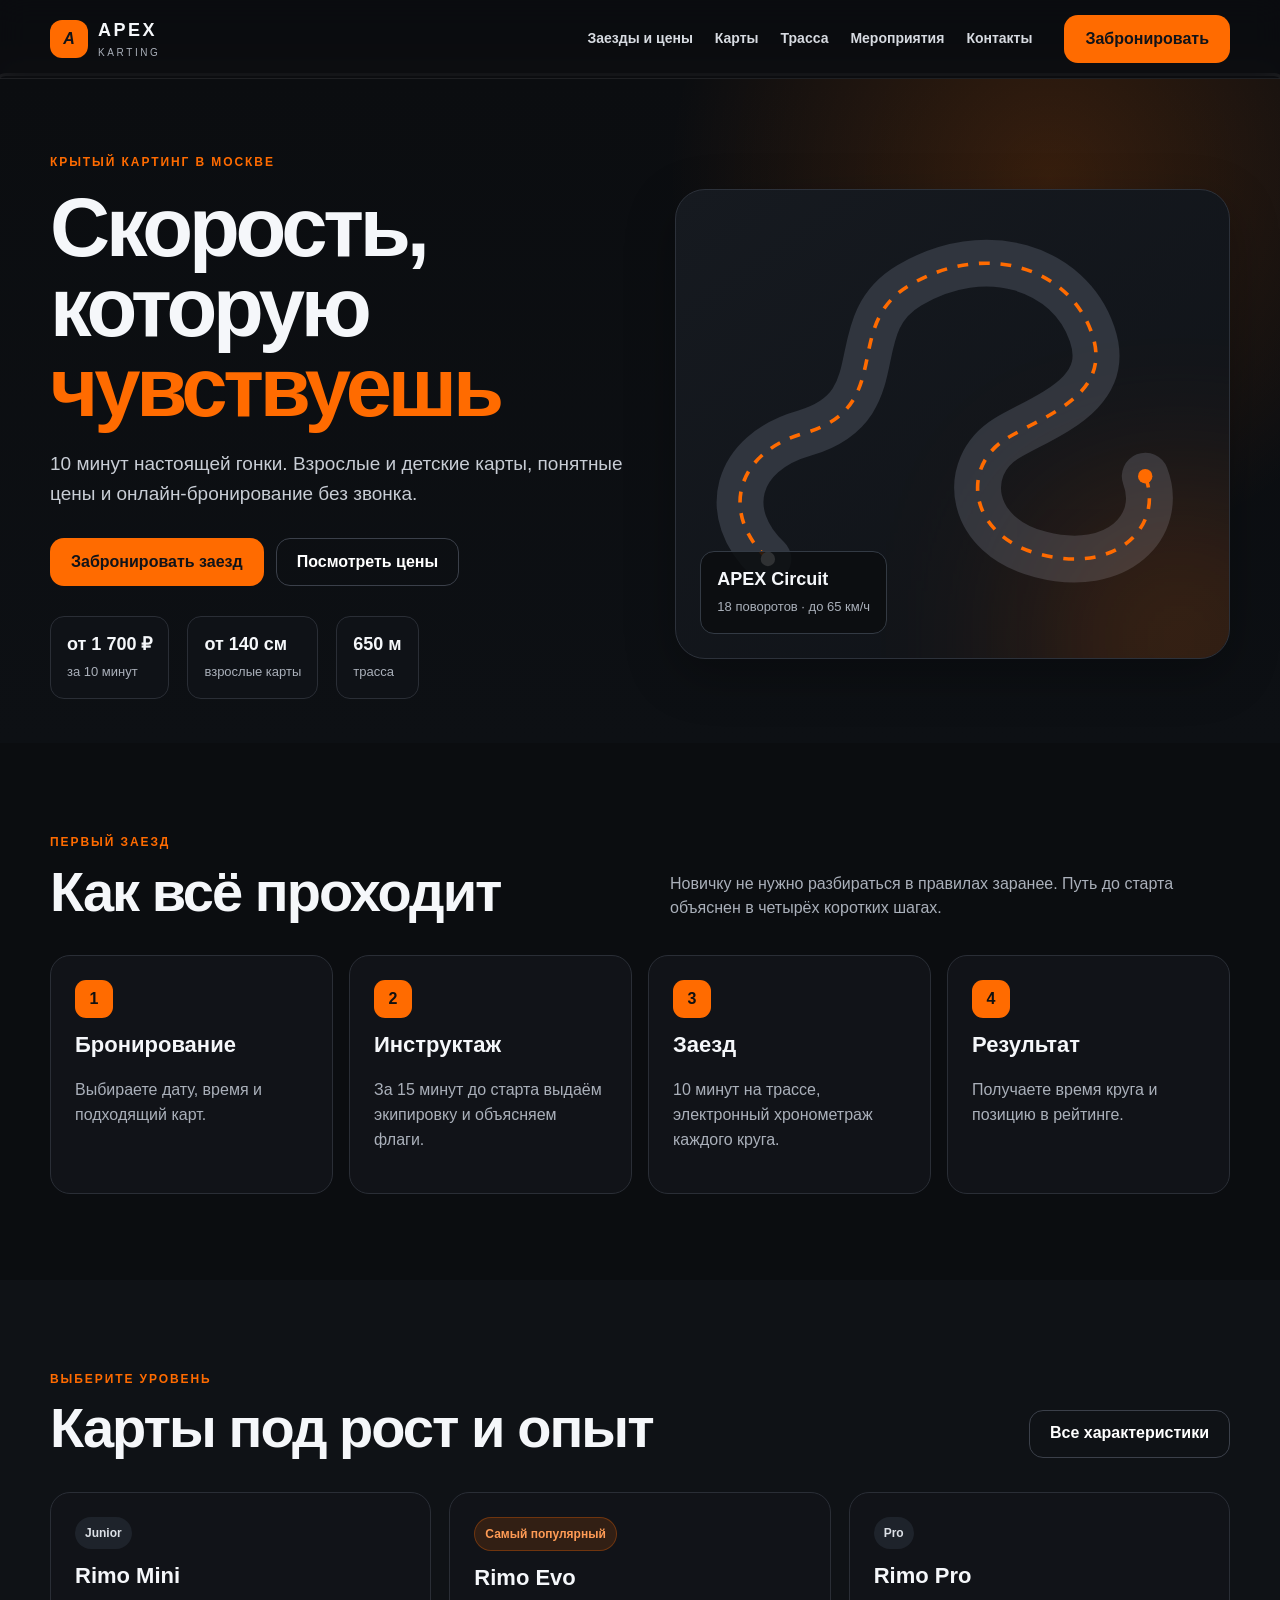
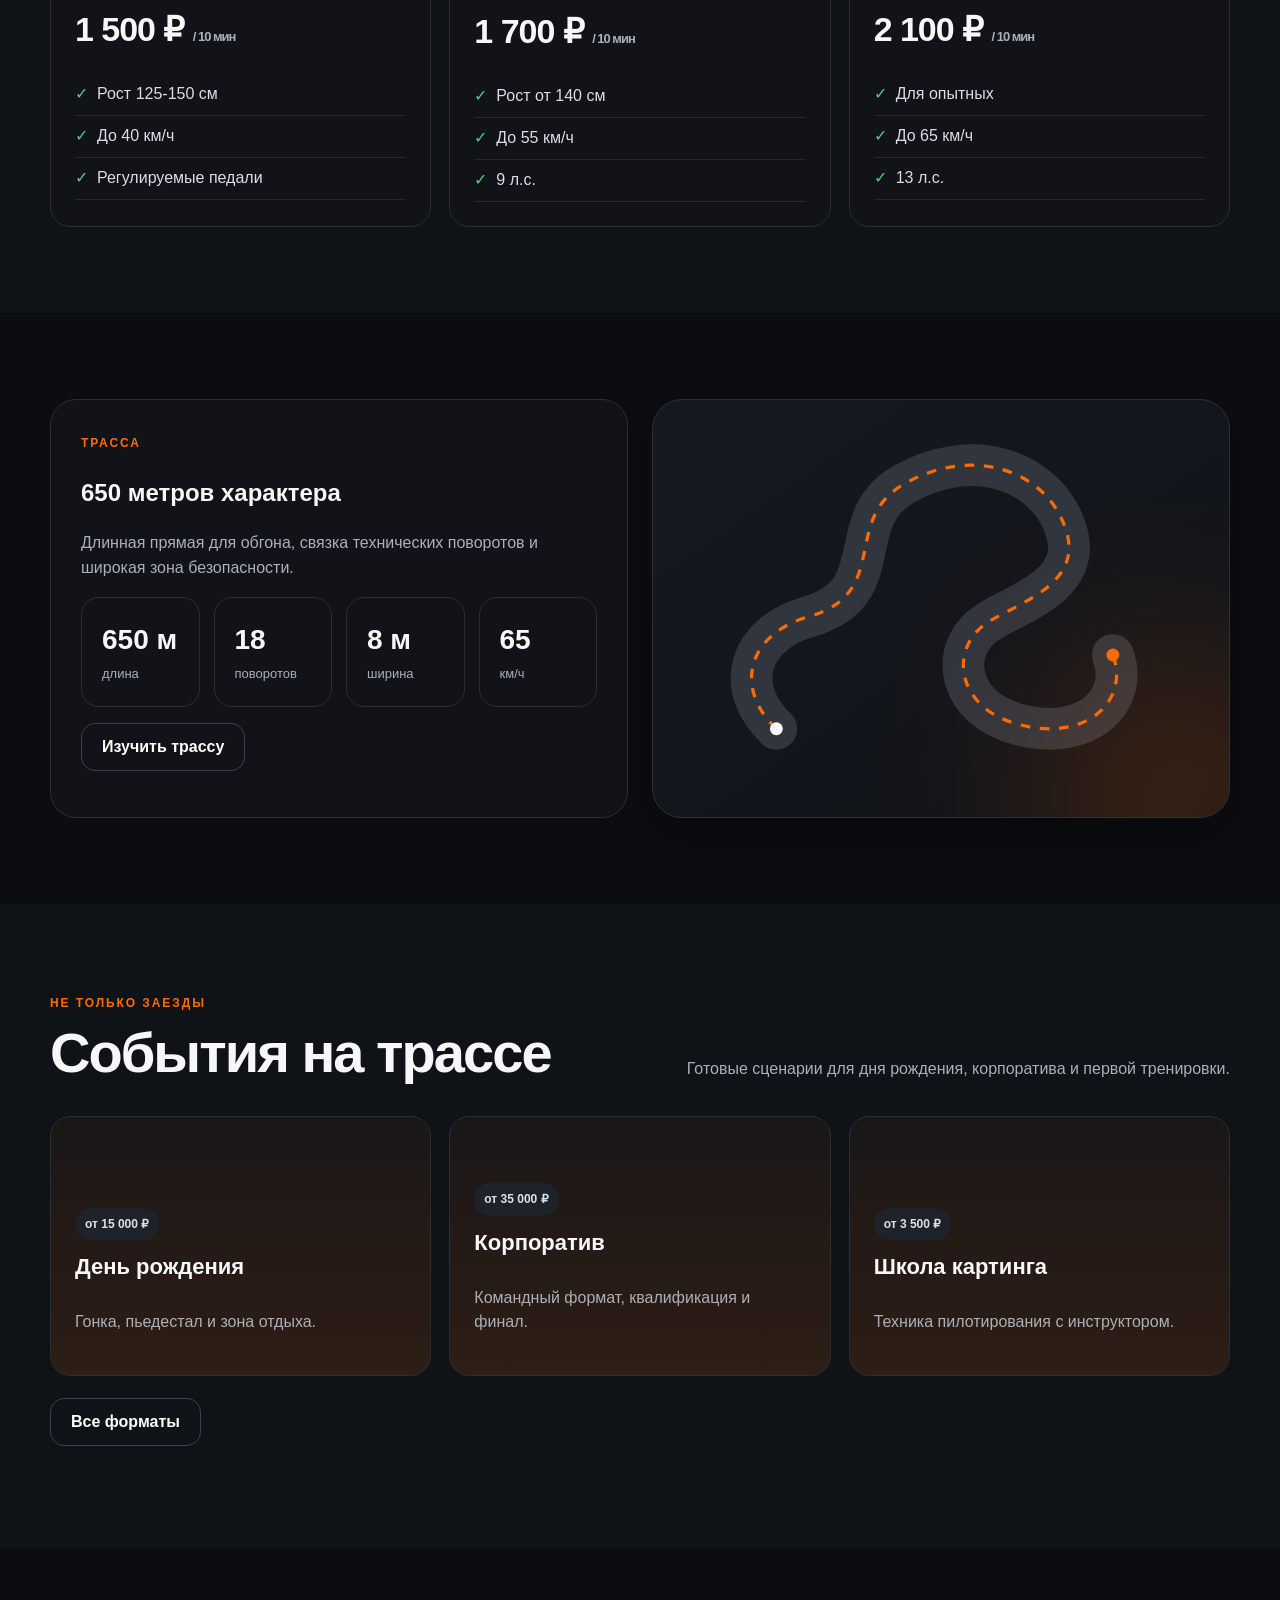
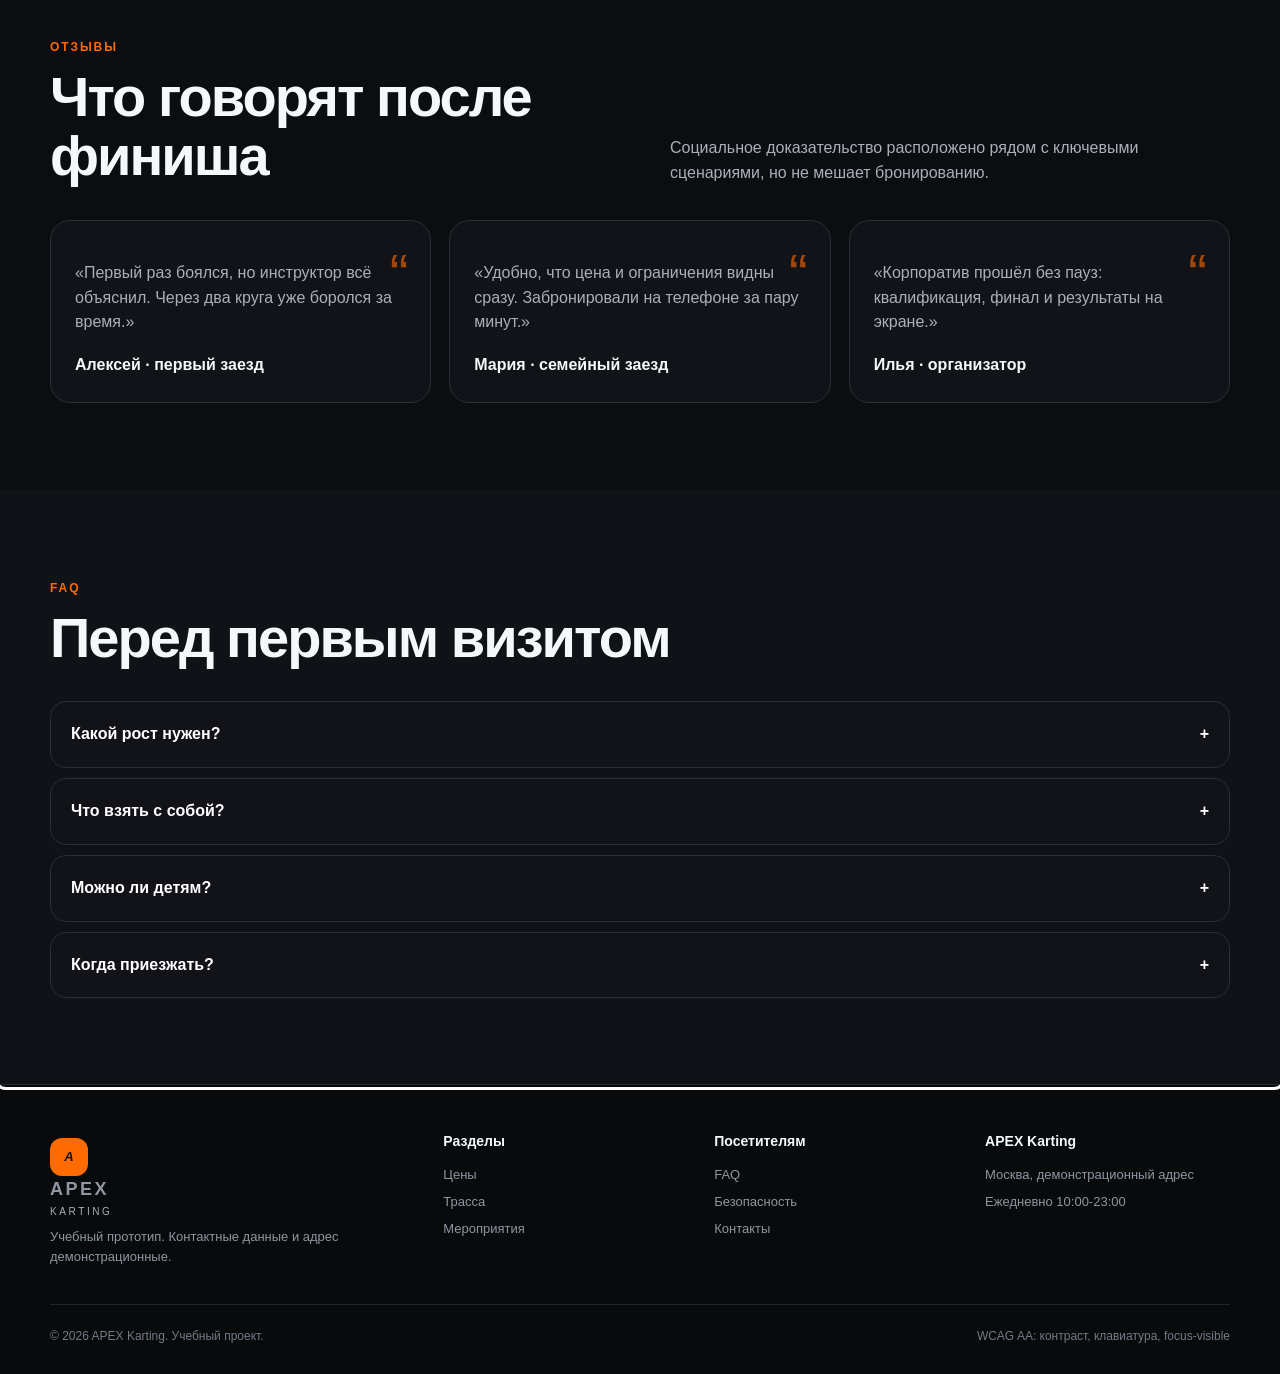
<file: index.html>
<!doctype html>
<html lang="ru">
<head>
  <meta charset="utf-8">
  <meta name="viewport" content="width=device-width,initial-scale=1">
  <meta name="description" content="APEX Karting - учебный прототип сайта крытого картинг-клуба в Москве: цены, карты, трасса, мероприятия и онлайн-бронирование.">
  <title>APEX Karting - цены, трасса и онлайн-бронирование</title>
  <link rel="stylesheet" href="styles.css">
</head>
<body>
  <a class="skip-link" href="#main">Перейти к основному содержимому</a>
  <header class="site-header">
    <div class="container header-inner">
      <a class="brand route-link" href="#home" aria-label="APEX Karting - на главную">
        <span class="brand-mark" aria-hidden="true">A</span>
        <span><strong>APEX</strong><small>KARTING</small></span>
      </a>
      <button class="menu-toggle" type="button" aria-expanded="false" aria-controls="primary-nav"><span class="sr-only">Открыть меню</span><span></span><span></span><span></span></button>
      <nav id="primary-nav" class="primary-nav" aria-label="Основная навигация">
        <a class="route-link" href="#prices">Заезды и цены</a>
        <a class="route-link" href="#carts">Карты</a>
        <a class="route-link" href="#track">Трасса</a>
        <a class="route-link" href="#events">Мероприятия</a>
        <a class="route-link" href="#contacts">Контакты</a>
      </nav>
      <a class="btn btn-primary header-cta route-link" href="#booking">Забронировать</a>
    </div>
  </header>

  <main id="main" tabindex="-1"></main>

  <footer class="site-footer">
    <div class="container footer-grid">
      <div><a class="brand route-link" href="#home"><span class="brand-mark" aria-hidden="true">A</span><span><strong>APEX</strong><small>KARTING</small></span></a><p>Учебный прототип. Контактные данные и адрес демонстрационные.</p></div>
      <div><h2>Разделы</h2><a class="route-link" href="#prices">Цены</a><a class="route-link" href="#track">Трасса</a><a class="route-link" href="#events">Мероприятия</a></div>
      <div><h2>Посетителям</h2><a class="route-link" href="#home">FAQ</a><a href="#safety" class="route-link">Безопасность</a><a class="route-link" href="#contacts">Контакты</a></div>
      <div><h2>APEX Karting</h2><p>Москва, демонстрационный адрес</p><p>Ежедневно 10:00-23:00</p></div>
    </div>
    <div class="container footer-bottom"><span>© 2026 APEX Karting. Учебный проект.</span><span>WCAG AA: контраст, клавиатура, focus-visible</span></div>
  </footer>

  <a class="mobile-book route-link" href="#booking">Забронировать заезд</a>
  <div id="toast" class="toast" role="status" aria-live="polite"></div>
  <script src="script.js"></script>
</body>
</html>
</file>
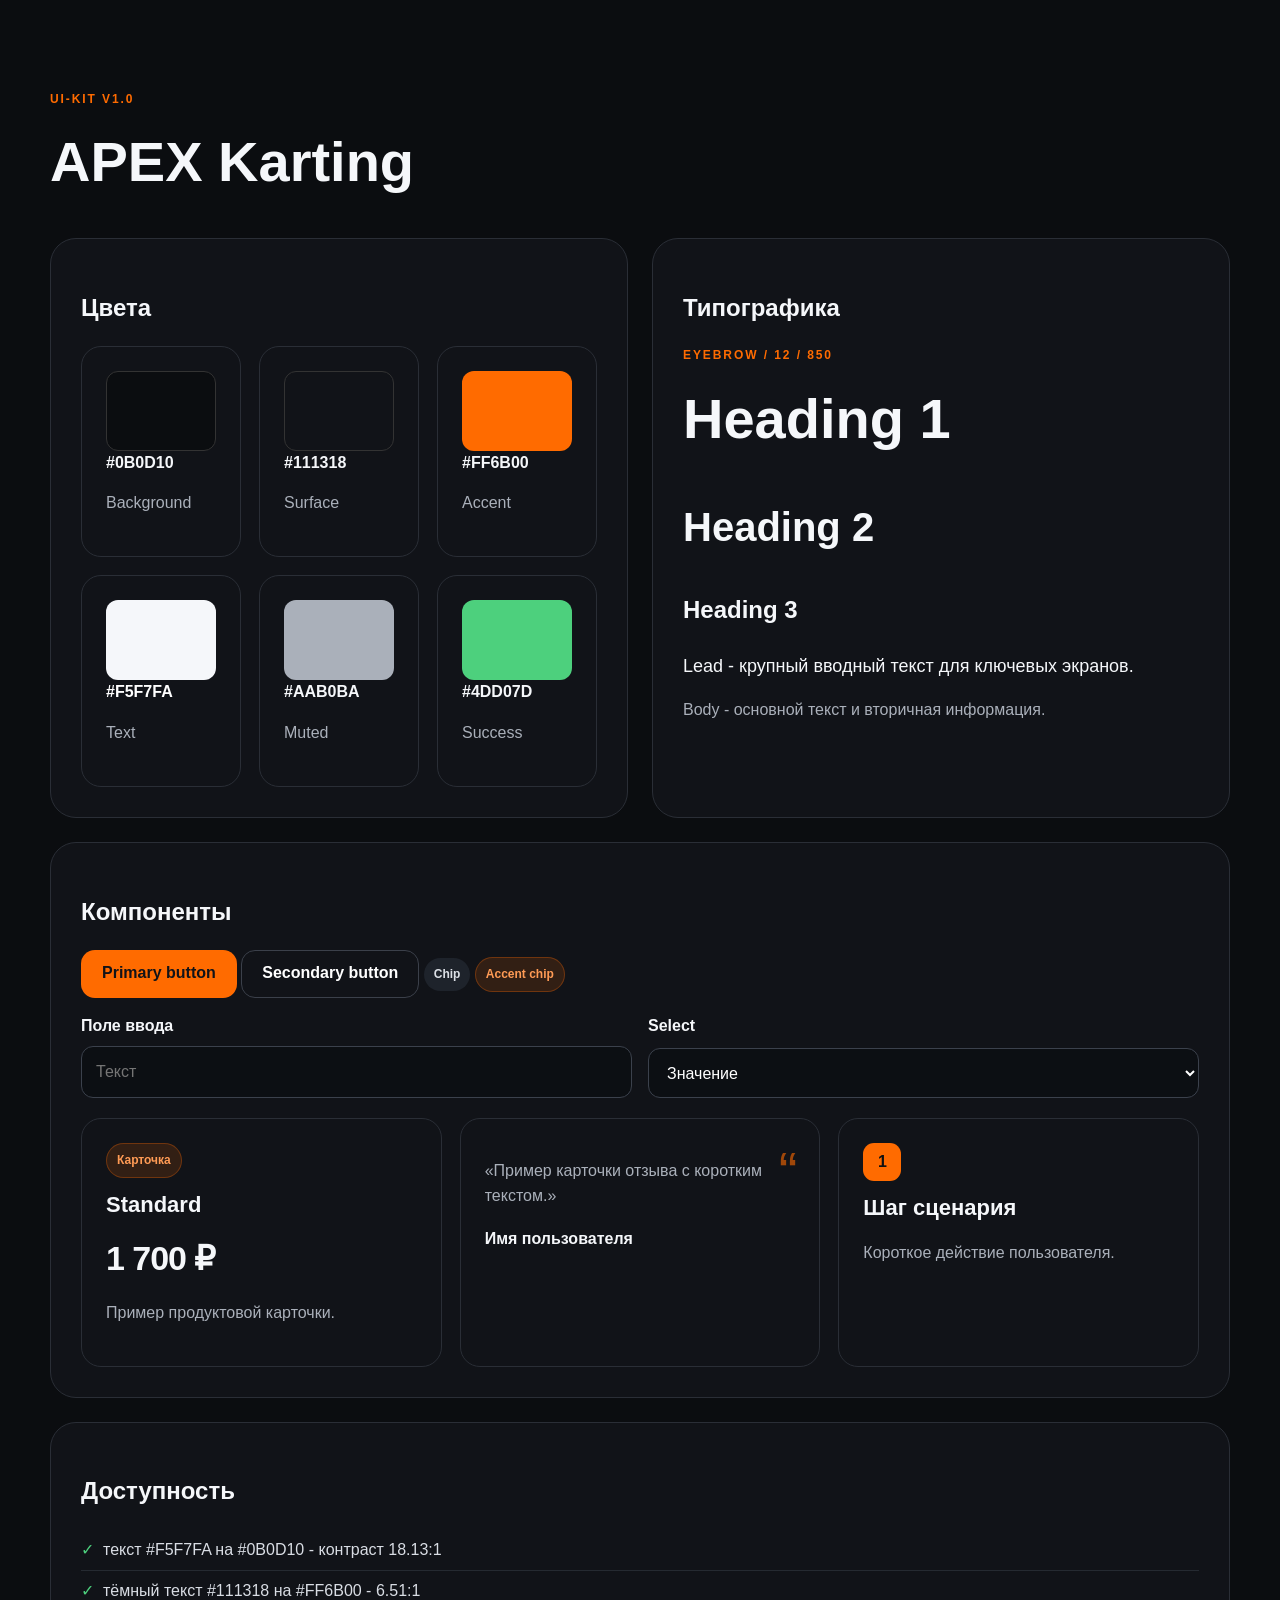
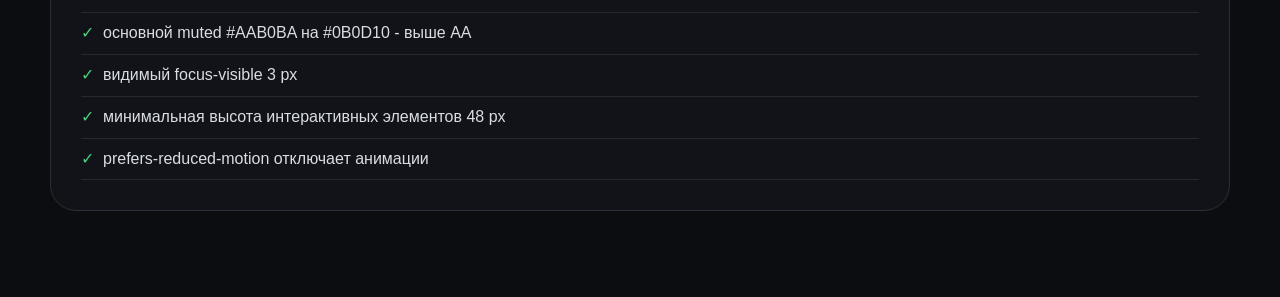
<file: ui-kit.html>
<!doctype html><html lang="ru"><head><meta charset="utf-8"><meta name="viewport" content="width=device-width,initial-scale=1"><title>APEX Karting UI Kit</title><link rel="stylesheet" href="styles.css"></head><body><main class="section"><div class="container"><span class="eyebrow">UI-kit v1.0</span><h1 style="font-size:56px;margin:8px 0 32px">APEX Karting</h1><div class="split"><section class="panel"><h2>Цвета</h2><div class="grid-3"><div class="card"><div style="height:80px;background:#0b0d10;border:1px solid #333;border-radius:12px"></div><b>#0B0D10</b><p>Background</p></div><div class="card"><div style="height:80px;background:#111318;border:1px solid #333;border-radius:12px"></div><b>#111318</b><p>Surface</p></div><div class="card"><div style="height:80px;background:#ff6b00;border-radius:12px"></div><b>#FF6B00</b><p>Accent</p></div><div class="card"><div style="height:80px;background:#f5f7fa;border-radius:12px"></div><b style="color:#fff">#F5F7FA</b><p>Text</p></div><div class="card"><div style="height:80px;background:#aab0ba;border-radius:12px"></div><b>#AAB0BA</b><p>Muted</p></div><div class="card"><div style="height:80px;background:#4dd07d;border-radius:12px"></div><b>#4DD07D</b><p>Success</p></div></div></section><section class="panel"><h2>Типографика</h2><p class="eyebrow">Eyebrow / 12 / 850</p><h1 style="font-size:56px;margin:10px 0">Heading 1</h1><h2 style="font-size:40px">Heading 2</h2><h3 style="font-size:24px">Heading 3</h3><p style="font-size:18px">Lead - крупный вводный текст для ключевых экранов.</p><p class="muted">Body - основной текст и вторичная информация.</p></section></div><section class="panel" style="margin-top:24px"><h2>Компоненты</h2><p><button class="btn btn-primary">Primary button</button> <button class="btn btn-secondary">Secondary button</button> <span class="chip">Chip</span> <span class="chip chip-accent">Accent chip</span></p><div class="field-grid"><div class="field"><label for="demo">Поле ввода</label><input id="demo" placeholder="Текст"></div><div class="field"><label for="sel">Select</label><select id="sel"><option>Значение</option></select></div></div><div class="grid-3" style="margin-top:20px"><article class="card"><span class="chip chip-accent">Карточка</span><h3>Standard</h3><div class="card-price">1 700 ₽</div><p>Пример продуктовой карточки.</p></article><article class="card review"><p>«Пример карточки отзыва с коротким текстом.»</p><strong>Имя пользователя</strong></article><article class="card"><span class="step-no">1</span><h3>Шаг сценария</h3><p>Короткое действие пользователя.</p></article></div></section><section class="panel" style="margin-top:24px"><h2>Доступность</h2><ul class="feature-list"><li>текст #F5F7FA на #0B0D10 - контраст 18.13:1</li><li>тёмный текст #111318 на #FF6B00 - 6.51:1</li><li>основной muted #AAB0BA на #0B0D10 - выше AA</li><li>видимый focus-visible 3 px</li><li>минимальная высота интерактивных элементов 48 px</li><li>prefers-reduced-motion отключает анимации</li></ul></section></div></main></body></html>
</file>
<file: styles.css>
:root{--bg:#0b0d10;--surface:#111318;--surface2:#181b21;--text:#f5f7fa;--muted:#aab0ba;--accent:#ff6b00;--accent2:#ff8a33;--line:#2a2e36;--success:#4dd07d;--danger:#ff667a;--radius:20px;--shadow:0 16px 50px rgba(0,0,0,.28);--max:1180px}
*{box-sizing:border-box}html{scroll-behavior:smooth}body{margin:0;background:var(--bg);color:var(--text);font-family:Inter,Segoe UI,Arial,sans-serif;line-height:1.55}a{color:inherit;text-decoration:none}button,input,select,textarea{font:inherit}.container{width:min(var(--max),calc(100% - 40px));margin:auto}.sr-only{position:absolute!important;width:1px!important;height:1px!important;padding:0!important;margin:-1px!important;overflow:hidden!important;clip:rect(0,0,0,0)!important;white-space:nowrap!important;border:0!important}.skip-link{position:fixed;z-index:9999;left:16px;top:-80px;background:#fff;color:#000;padding:12px 16px;border-radius:10px}.skip-link:focus{top:16px}.site-header{position:sticky;top:0;z-index:100;background:rgba(11,13,16,.92);backdrop-filter:blur(14px);border-bottom:1px solid rgba(255,255,255,.08)}.header-inner{height:78px;display:flex;align-items:center;gap:24px}.brand{display:inline-flex;align-items:center;gap:10px;min-width:154px}.brand-mark{display:grid;place-items:center;width:38px;height:38px;border-radius:12px;background:var(--accent);color:var(--surface);font-weight:900;font-style:italic}.brand strong{display:block;font-size:18px;letter-spacing:.14em}.brand small{display:block;color:var(--muted);font-size:10px;letter-spacing:.26em}.primary-nav{display:flex;align-items:center;gap:22px;margin-left:auto}.primary-nav a{color:#d7dbe1;font-size:14px;font-weight:650}.primary-nav a:hover,.primary-nav a[aria-current="page"]{color:#fff}.header-cta{margin-left:8px}.menu-toggle{display:none;background:none;border:0;color:#fff;padding:10px}.menu-toggle span:not(.sr-only){display:block;width:24px;height:2px;background:#fff;margin:5px 0}.btn{display:inline-flex;align-items:center;justify-content:center;gap:8px;min-height:48px;padding:0 20px;border-radius:14px;border:1px solid transparent;font-weight:800;cursor:pointer}.btn-primary{background:var(--accent);color:var(--surface)}.btn-primary:hover{background:var(--accent2)}.btn-secondary{border-color:#3b404a;background:transparent;color:#fff}.btn-secondary:hover{background:#1a1e25}.eyebrow{color:var(--accent);text-transform:uppercase;letter-spacing:.16em;font-size:12px;font-weight:850}.hero{padding:70px 0 44px;background:radial-gradient(circle at 82% 15%,rgba(255,107,0,.18),transparent 32%),linear-gradient(180deg,#0b0d10,#0d1014)}.hero-grid{display:grid;grid-template-columns:1.02fr .98fr;align-items:center;gap:48px}.hero h1{font-size:clamp(48px,6.5vw,86px);line-height:.96;letter-spacing:-.05em;margin:14px 0 22px;max-width:780px}.hero h1 span{color:var(--accent)}.hero-copy{color:#c8cdd5;font-size:19px;max-width:650px}.hero-actions{display:flex;flex-wrap:wrap;gap:12px;margin:30px 0}.hero-facts{display:flex;gap:18px;flex-wrap:wrap;margin-top:30px}.fact{padding:14px 16px;border:1px solid var(--line);border-radius:14px;background:rgba(17,19,24,.76)}.fact strong{display:block;font-size:18px}.fact span{color:var(--muted);font-size:13px}.track-art{position:relative;min-height:470px;border-radius:30px;background:linear-gradient(145deg,#161a20,#0f1217);border:1px solid #2c313a;box-shadow:var(--shadow);overflow:hidden}.track-art::after{content:"";position:absolute;inset:auto -80px -110px auto;width:260px;height:260px;background:var(--accent);filter:blur(90px);opacity:.2}.track-svg{width:100%;height:100%;position:absolute;inset:0}.track-label{position:absolute;left:24px;bottom:24px;padding:14px 16px;background:rgba(11,13,16,.85);border:1px solid #333a44;border-radius:14px}.track-label b{display:block;font-size:18px}.track-label span{color:var(--muted);font-size:13px}.section{padding:86px 0}.section-alt{background:#0f1216}.section-head{display:flex;justify-content:space-between;gap:24px;align-items:flex-end;margin-bottom:34px}.section-head h2,.page-hero h1{font-size:clamp(34px,4.5vw,56px);line-height:1.06;letter-spacing:-.035em;margin:8px 0 0}.section-head p{max-width:560px;color:var(--muted);margin:0}.grid-3{display:grid;grid-template-columns:repeat(3,1fr);gap:18px}.grid-4{display:grid;grid-template-columns:repeat(4,1fr);gap:16px}.card{background:var(--surface);border:1px solid var(--line);border-radius:var(--radius);padding:24px}.card h3{font-size:22px;margin:10px 0}.card p{color:var(--muted)}.step-no{display:grid;place-items:center;width:38px;height:38px;border-radius:11px;background:var(--accent);color:#111;font-weight:900}.card-price{font-size:34px;font-weight:900;letter-spacing:-.03em}.card-price small{font-size:13px;color:var(--muted);font-weight:600}.chip{display:inline-flex;align-items:center;gap:6px;padding:7px 10px;border-radius:999px;background:#1e232b;color:#dce0e6;font-size:12px;font-weight:750}.chip-accent{background:rgba(255,107,0,.14);color:#ff9b55;border:1px solid rgba(255,107,0,.3)}.feature-list{list-style:none;margin:18px 0 0;padding:0}.feature-list li{padding:8px 0;border-bottom:1px solid #252a31;color:#d9dde4}.feature-list li::before{content:"✓";color:var(--success);margin-right:9px}.split{display:grid;grid-template-columns:1fr 1fr;gap:24px}.panel{background:var(--surface);border:1px solid var(--line);border-radius:26px;padding:30px}.big-number{font-size:50px;font-weight:900;letter-spacing:-.05em}.muted{color:var(--muted)}.review{position:relative}.review::before{content:"“";font-size:56px;color:var(--accent);position:absolute;top:10px;right:22px;opacity:.6}.review strong{display:block;margin-top:18px}.faq{display:grid;gap:10px}.faq-item{border:1px solid var(--line);border-radius:16px;background:var(--surface);overflow:hidden}.faq-q{width:100%;display:flex;justify-content:space-between;gap:16px;align-items:center;text-align:left;padding:20px;background:none;border:0;color:#fff;font-weight:800;cursor:pointer}.faq-a{display:none;padding:0 20px 20px;color:var(--muted)}.faq-item.open .faq-a{display:block}.page-hero{padding:66px 0 38px;background:radial-gradient(circle at 85% 20%,rgba(255,107,0,.13),transparent 28%)}.page-hero p{max-width:720px;color:var(--muted);font-size:18px}.breadcrumb{color:#858b96;font-size:13px}.pricing-card{display:flex;flex-direction:column}.pricing-card .btn{margin-top:auto}.pricing-card.featured{border-color:rgba(255,107,0,.65);box-shadow:0 0 0 1px rgba(255,107,0,.12) inset}.compare{width:100%;border-collapse:collapse;overflow:hidden;border-radius:18px;background:var(--surface)}.compare th,.compare td{padding:16px;border-bottom:1px solid var(--line);text-align:left}.compare th{color:#fff;background:#171a20}.compare td{color:#cfd4dc}.track-specs{display:grid;grid-template-columns:repeat(4,1fr);gap:14px}.spec{padding:20px;background:var(--surface);border:1px solid var(--line);border-radius:18px}.spec b{display:block;font-size:28px}.spec span{color:var(--muted);font-size:13px}.event-card{min-height:260px;display:flex;flex-direction:column;justify-content:flex-end;background:linear-gradient(180deg,rgba(255,107,0,.04),rgba(255,107,0,.12)),var(--surface)}.event-card .chip{align-self:flex-start}.booking-layout{display:grid;grid-template-columns:1.15fr .85fr;gap:24px}.booking-panel{background:var(--surface);border:1px solid var(--line);border-radius:24px;padding:26px}.steps{display:flex;gap:8px;margin-bottom:26px}.step-dot{height:6px;flex:1;background:#2d323b;border-radius:999px}.step-dot.active{background:var(--accent)}.field-grid{display:grid;grid-template-columns:1fr 1fr;gap:16px}.field{display:grid;gap:7px}.field label{font-weight:750}.field input,.field select,.field textarea{width:100%;background:#0c0f13;color:#fff;border:1px solid #3b414c;border-radius:12px;padding:13px 14px;min-height:48px}.field input:focus,.field select:focus,.field textarea:focus{border-color:var(--accent);outline:3px solid rgba(255,107,0,.2)}.option-grid{display:grid;grid-template-columns:repeat(3,1fr);gap:12px}.option{position:relative}.option input{position:absolute;opacity:0;pointer-events:none}.option label{display:block;border:1px solid #353b45;border-radius:15px;padding:15px;cursor:pointer;background:#0e1115}.option input:checked+label{border-color:var(--accent);box-shadow:0 0 0 2px rgba(255,107,0,.18)}.option input:focus-visible+label{outline:3px solid #fff;outline-offset:2px}.summary-line{display:flex;justify-content:space-between;gap:16px;padding:12px 0;border-bottom:1px solid var(--line)}.summary-line span{color:var(--muted)}.summary-total{font-size:24px;font-weight:900}.notice{padding:14px 16px;border-left:4px solid var(--accent);background:#161a20;border-radius:10px;color:#d7dbe2}.contact-grid{display:grid;grid-template-columns:.9fr 1.1fr;gap:24px}.map-demo{min-height:420px;border-radius:24px;border:1px solid var(--line);background:linear-gradient(30deg,#161a20,#0d1014);position:relative;overflow:hidden}.map-demo::before,.map-demo::after{content:"";position:absolute;height:2px;background:#343a44;transform:rotate(-18deg);width:130%;left:-15%;top:44%}.map-demo::after{transform:rotate(23deg);top:61%}.map-pin{position:absolute;left:54%;top:46%;width:44px;height:44px;border-radius:50% 50% 50% 0;background:var(--accent);transform:rotate(-45deg);box-shadow:0 8px 30px rgba(255,107,0,.35)}.map-pin::after{content:"";position:absolute;width:14px;height:14px;border-radius:50%;background:#111;left:15px;top:15px}.toast{position:fixed;right:22px;bottom:22px;z-index:300;background:#fff;color:#111;padding:14px 18px;border-radius:14px;box-shadow:var(--shadow);transform:translateY(120px);opacity:0;transition:.25s}.toast.show{transform:none;opacity:1}.mobile-book{display:none}.site-footer{border-top:1px solid var(--line);padding:46px 0 28px;background:#080a0c}.footer-grid{display:grid;grid-template-columns:1.5fr repeat(3,1fr);gap:26px}.site-footer h2{font-size:14px;margin:0 0 12px}.site-footer p,.site-footer a{display:block;color:#8f96a1;font-size:13px;margin:7px 0}.footer-bottom{display:flex;justify-content:space-between;gap:16px;border-top:1px solid #20242b;margin-top:30px;padding-top:22px;color:#747b86;font-size:12px}
:focus-visible{outline:3px solid #fff;outline-offset:3px;border-radius:6px}
@media (max-width:900px){.container{width:min(100% - 28px,var(--max))}.primary-nav{position:absolute;left:14px;right:14px;top:68px;background:#11151a;border:1px solid var(--line);border-radius:18px;padding:14px;display:none;flex-direction:column;align-items:stretch;gap:4px;box-shadow:var(--shadow)}.primary-nav.open{display:flex}.primary-nav a{padding:12px;border-radius:10px}.menu-toggle{display:block;margin-left:auto}.header-cta{display:none}.header-inner{height:68px}.hero{padding-top:42px}.hero-grid,.split,.booking-layout,.contact-grid{grid-template-columns:1fr}.track-art{min-height:390px}.grid-4,.grid-3{grid-template-columns:1fr 1fr}.section{padding:62px 0}.track-specs{grid-template-columns:1fr 1fr}.footer-grid{grid-template-columns:1fr 1fr}.mobile-book{display:flex;position:fixed;z-index:90;left:14px;right:14px;bottom:12px;min-height:50px;align-items:center;justify-content:center;background:var(--accent);color:#111;border-radius:14px;font-weight:900;box-shadow:0 10px 30px rgba(0,0,0,.4)}body{padding-bottom:74px}}
@media (max-width:600px){.hero h1{font-size:49px}.hero-copy{font-size:17px}.hero-actions .btn{width:100%}.hero-facts{display:grid;grid-template-columns:1fr 1fr;gap:10px}.grid-3,.grid-4,.option-grid{grid-template-columns:1fr}.field-grid{grid-template-columns:1fr}.section-head{display:block}.section-head p{margin-top:12px}.track-art{min-height:310px}.track-specs{grid-template-columns:1fr 1fr}.footer-grid{grid-template-columns:1fr}.footer-bottom{display:block}.footer-bottom span{display:block;margin:6px 0}.compare{font-size:13px}.compare th,.compare td{padding:12px 8px}.page-hero{padding-top:44px}}
@media (prefers-reduced-motion:reduce){*{scroll-behavior:auto!important;animation:none!important;transition:none!important}}
</file>
